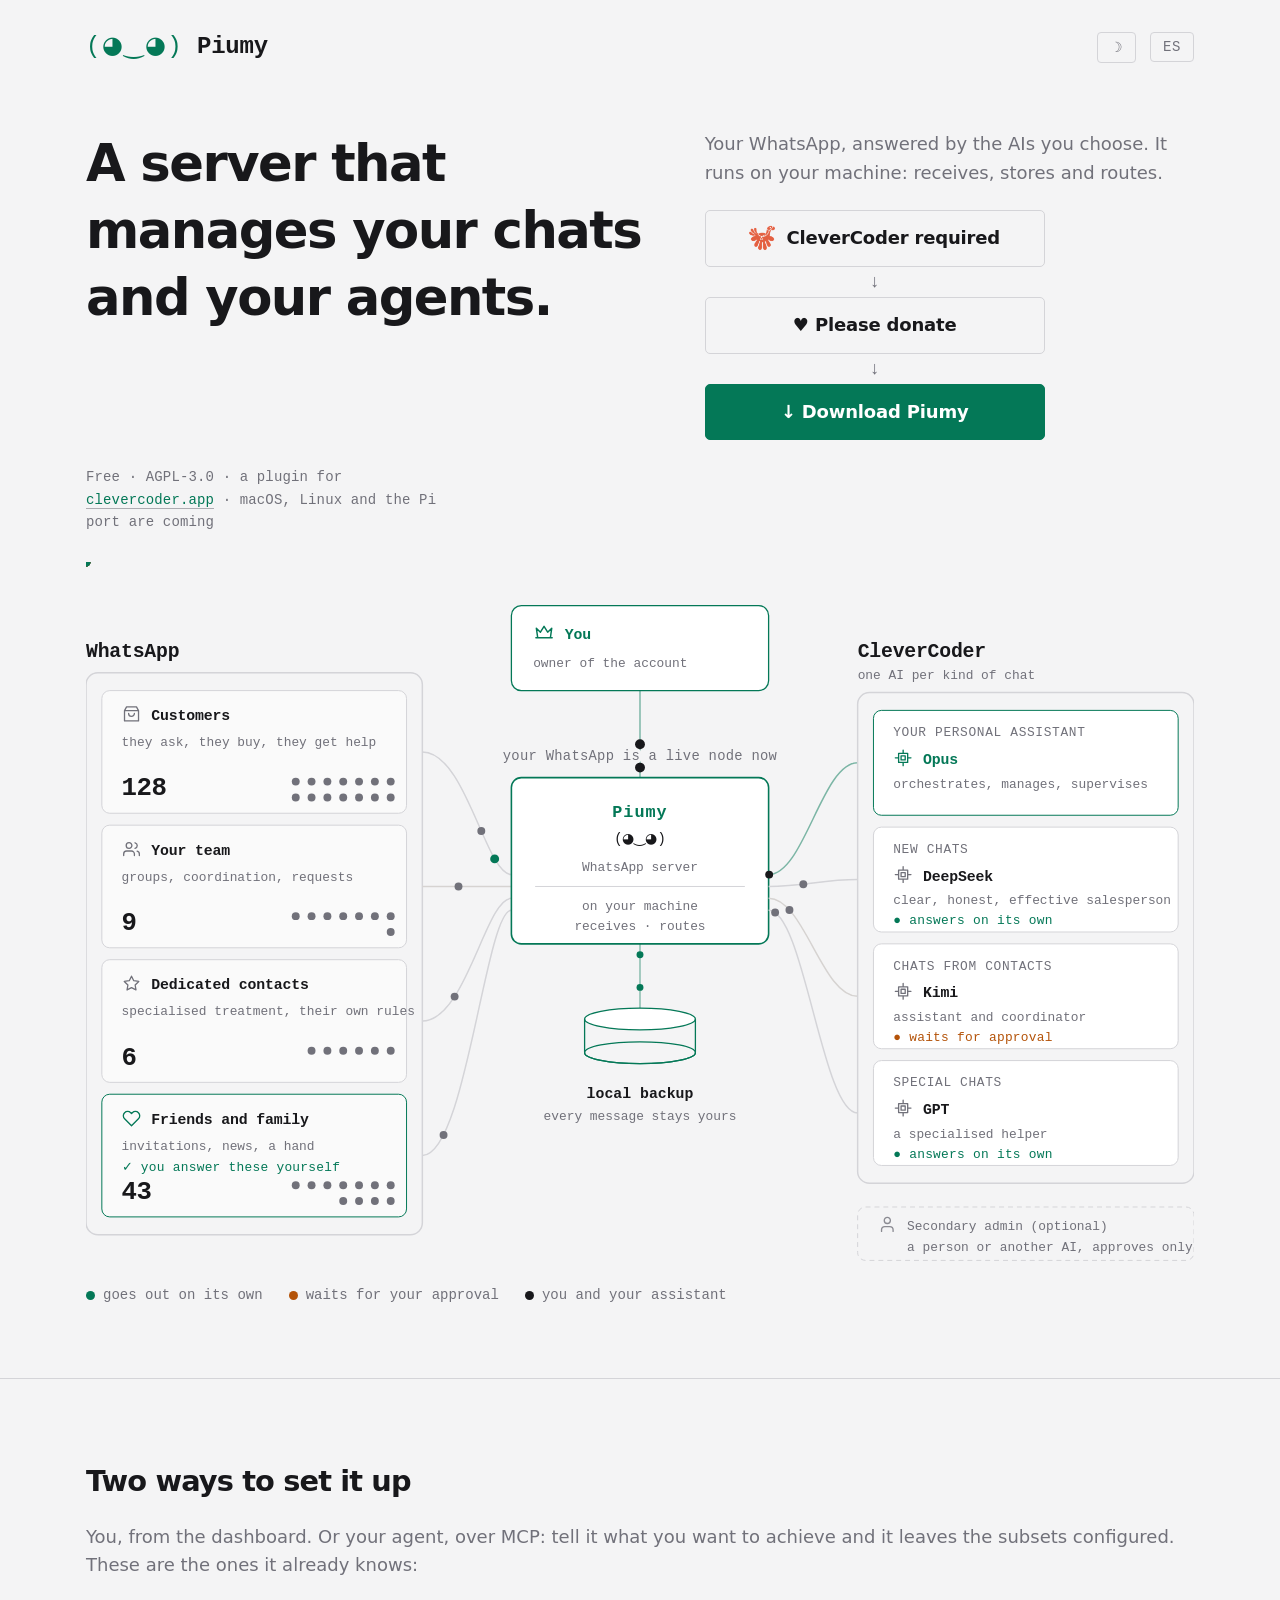
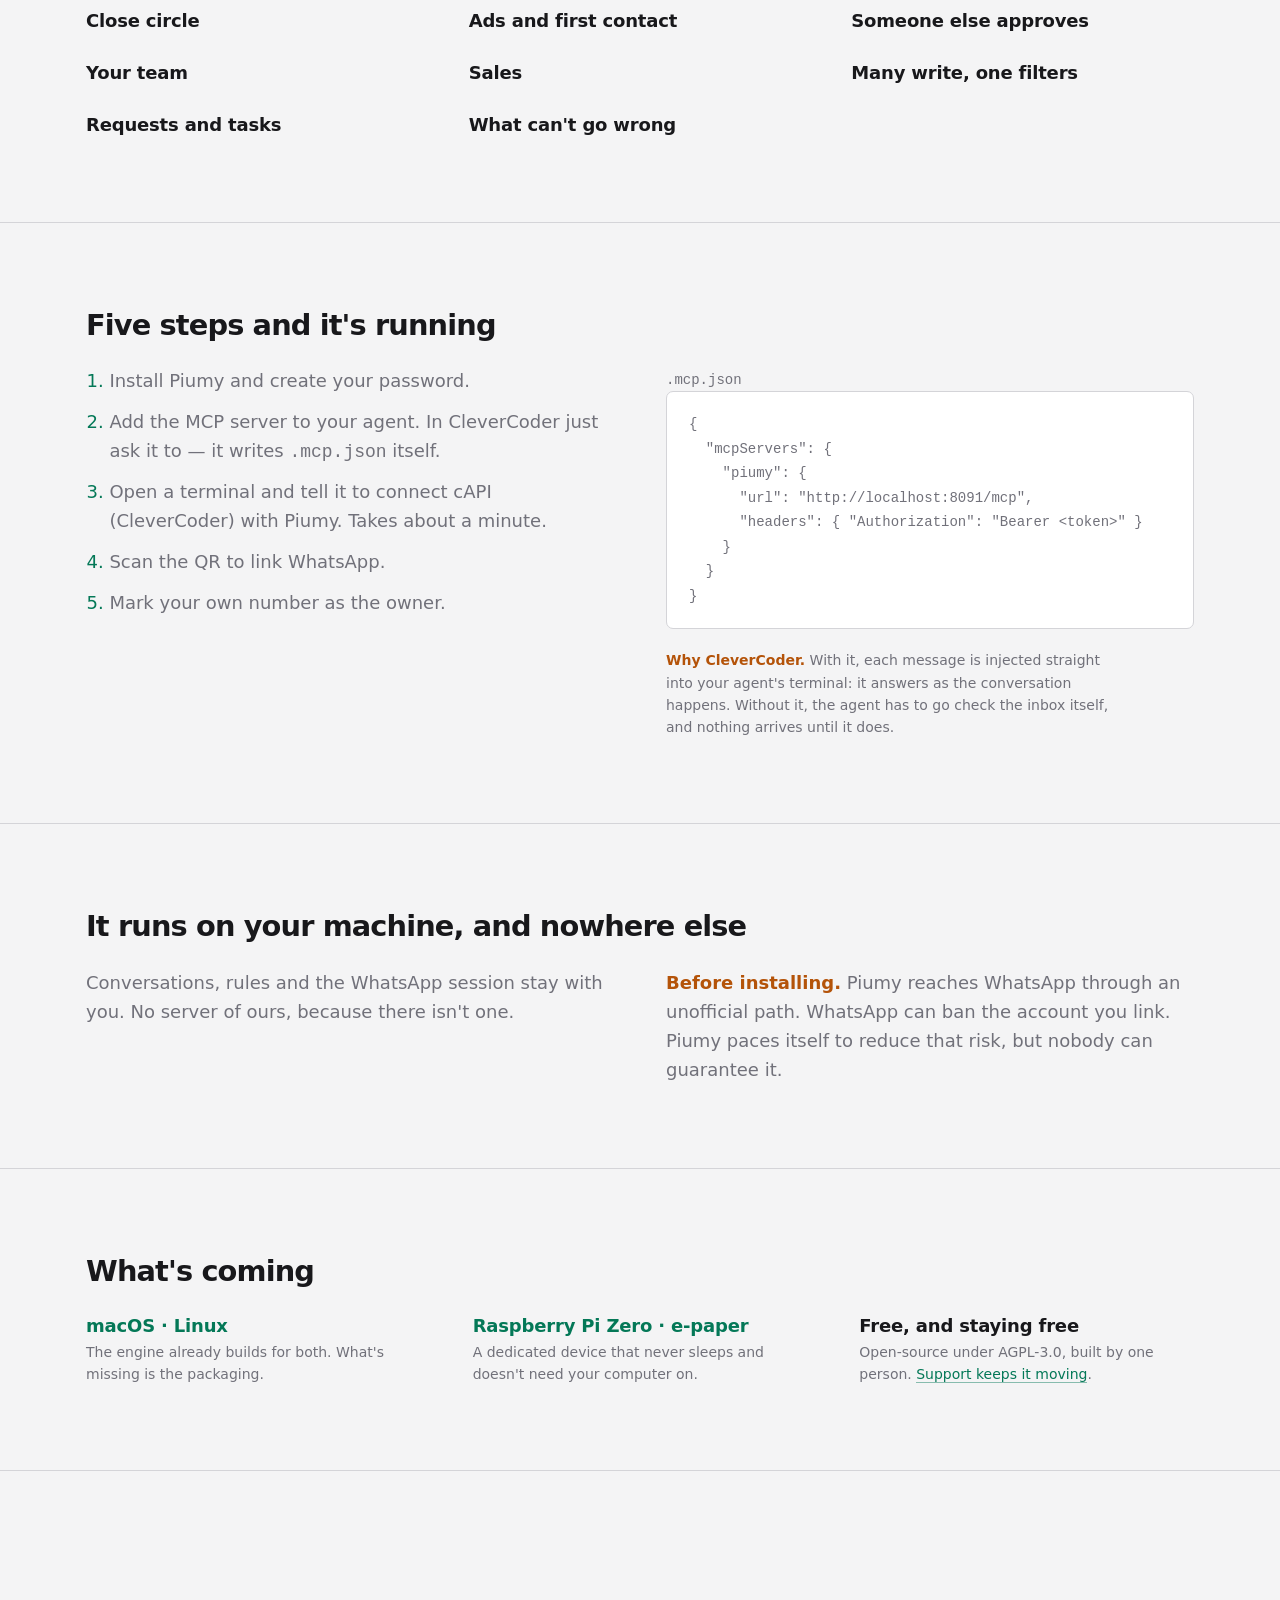
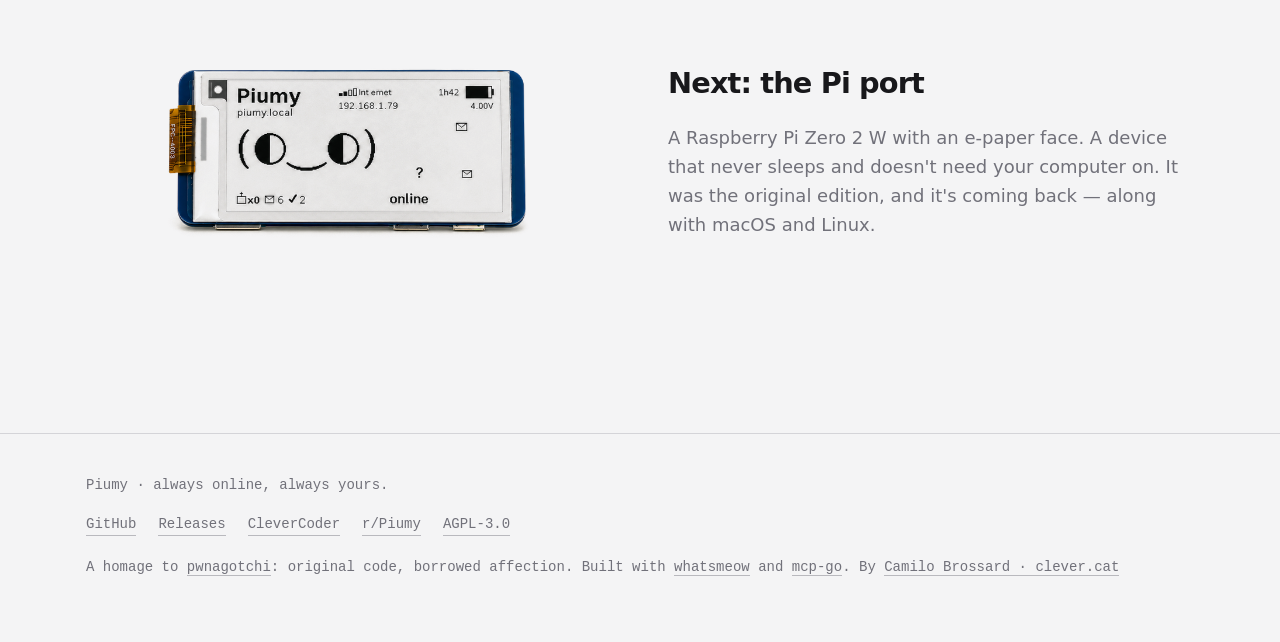
<file: web/index.html>
<!doctype html>
<html lang="en">
<head>
<meta charset="utf-8">
<meta name="viewport" content="width=device-width, initial-scale=1">
<title>Piumy — a server to manage your chats and your agents</title>
<meta name="description" content="A server to manage your chats and your agents: your WhatsApp answered by the AIs you choose, running on your own machine. One installer for Windows. Open-source, AGPL-3.0.">
<meta name="theme-color" content="#080c0a">
<meta property="og:title" content="Piumy — a server to manage your chats and your agents">
<meta property="og:description" content="Your conversations, split into subsets, each answered by the agent you assign. One installer, and it runs on your machine.">
<meta property="og:type" content="website">
<meta property="og:url" content="https://piumy.app">
<link rel="icon" href="img/piumy.ico" sizes="any">
<script>
  (function () {
    var lang, theme;
    try { lang = localStorage.getItem('piumy-lang'); theme = localStorage.getItem('piumy-theme'); } catch (e) {}
    lang = lang || ((navigator.language || 'en').toLowerCase().indexOf('es') === 0 ? 'es' : 'en');
    if (!theme) {
      theme = (window.matchMedia && window.matchMedia('(prefers-color-scheme: light)').matches) ? 'light' : 'dark';
    }
    document.documentElement.lang = lang;
    document.documentElement.className = 'lang-' + lang + ' ' + theme;
  })();
</script>
<style>
  :root{
    /* Tailwind: zinc para los grises, emerald para el acento, amber para el aviso */
    --bg:#09090b;        /* zinc-950 */
    --panel:#18181b;     /* zinc-900 */
    --panel2:#1c1c20;    /* zinc-900/800 */
    --line:#27272a;      /* zinc-800 */
    --ink:#f4f4f5;       /* zinc-100 */
    --dim:#a1a1aa;       /* zinc-400 */
    --green:#34d399;     /* emerald-400 */
    --amber:#fbbf24;     /* amber-400 */
    --wire-hold:#57534e; /* stone-600 */
    --btn-ink:#052e16;   /* green-950 */
    --white:#ffffff;
    --sans:ui-sans-serif,system-ui,-apple-system,"Segoe UI Variable Display","Segoe UI",Avenir,"Helvetica Neue",sans-serif;
    --mono:ui-monospace,"SF Mono",SFMono-Regular,"Cascadia Code","Fira Code",Menlo,Consolas,monospace;
  }
  html.light{
    --bg:#f4f4f5;        /* zinc-100 */
    --panel:#ffffff;
    --panel2:#fafafa;    /* zinc-50 */
    --line:#d4d4d8;      /* zinc-300 */
    --ink:#18181b;       /* zinc-900 */
    --dim:#71717a;       /* zinc-500 */
    --green:#047857;     /* emerald-700 */
    --amber:#b45309;     /* amber-700 */
    --wire-hold:#d6d3d1; /* stone-300 */
    --btn-ink:#ffffff;
    --white:#18181b;
  }
  *{box-sizing:border-box}
  html{-webkit-text-size-adjust:100%}
  body{
    margin:0;background:var(--bg);color:var(--ink);
    font-family:var(--sans);font-size:18px;line-height:1.6;
    -webkit-font-smoothing:antialiased;text-rendering:optimizeLegibility;
  }
  .lang-en .es,.lang-es .en{display:none}
  html.light .dark-only,html.dark .light-only{display:none}
  .wrap{max-width:1180px;margin:0 auto;padding:0 36px}
  h1,h2{margin:0;font-weight:650;letter-spacing:-0.03em;line-height:1.3}
  h1{font-size:clamp(2.1rem,4.4vw,3.2rem)}
  h2{font-size:clamp(1.5rem,2.6vw,1.8rem);margin-bottom:22px}
  p{margin:0 0 16px}
  p:last-child{margin:0}
  a{color:var(--green);text-decoration:none;border-bottom:1px solid color-mix(in srgb, var(--green) 45%, transparent)}
  a:hover{border-bottom-color:var(--green)}
  a:focus-visible,button:focus-visible{outline:2px solid var(--green);outline-offset:3px;border-radius:2px}
  .dim{color:var(--dim)}
  strong{color:var(--white);font-weight:650}
  /* the machine's voice */
  .mono,.meta,.legend,pre,.langsw,.word,.logo,footer{font-family:var(--mono)}

  .top{display:flex;align-items:center;gap:14px;padding:28px 0 0}
  .logo{font-size:24px;color:var(--green);letter-spacing:.06em;line-height:1}
  .word{font-weight:700;font-size:24px;letter-spacing:-0.01em;color:var(--white)}
  .top .sp{flex:1}
  .langsw{
    background:none;border:1px solid var(--line);border-radius:4px;
    padding:6px 12px;font-size:14px;color:var(--dim);cursor:pointer;letter-spacing:.04em;
  }
  .langsw:hover{color:var(--ink);border-color:var(--green)}

  .hero{padding:64px 0 28px;display:grid;grid-template-columns:minmax(0,1.15fr) minmax(0,1fr);gap:26px 56px;align-items:start}
  .hero h1{max-width:none}
  .hero p{color:var(--dim);max-width:44ch;margin:0}
  .cta{display:flex;flex-wrap:wrap;gap:12px;margin-top:22px}
  .btn{
    display:inline-block;padding:13px 24px;border-radius:5px;
    font-family:var(--sans);font-size:18px;font-weight:650;letter-spacing:-0.01em;
    border:1px solid var(--green);background:var(--green);color:var(--btn-ink);cursor:pointer;
  }
  .btn:hover{filter:brightness(1.08)}
  .steps{display:flex;flex-direction:column;align-items:stretch;gap:6px;margin-top:22px;max-width:340px}
  .steps .btn{text-align:center;justify-content:center}
  .arrow{color:var(--dim);text-align:center;font-family:var(--mono);line-height:1}
  .btn.love{background:none;color:var(--ink);border-color:var(--line)}
  .btn.love:hover{border-color:var(--dim)}
  .btn.cc{
    display:inline-flex;align-items:center;gap:11px;
    background:none;color:var(--ink);border-color:var(--line);
  }
  .btn.cc:hover{border-color:var(--dim)}
  .btn.cc img{width:26px;height:26px;display:block}
  .btn.ghost{background:none;color:var(--green)}
  .btn.ghost:hover{background:color-mix(in srgb, var(--green) 12%, transparent)}
  .meta{font-size:14px;color:var(--dim);margin-top:20px;letter-spacing:.01em}
  .meta a{border-bottom-color:color-mix(in srgb, var(--dim) 55%, transparent)}

  .stage{padding:0 0 72px}
  .stage svg{width:100%;height:auto;display:block}
  .legend{display:flex;flex-wrap:wrap;gap:26px;font-size:14px;color:var(--dim);margin-top:8px}
  .legend i{width:9px;height:9px;border-radius:50%;display:inline-block;margin-right:8px;vertical-align:middle}
  .legend .go{background:var(--green)}
  .legend .hold{background:var(--amber)}
  .legend .you{background:var(--white)}

  section{padding:84px 0;border-top:1px solid var(--line)}
  .cols{display:grid;grid-template-columns:repeat(auto-fit,minmax(270px,1fr));gap:34px 52px;align-items:start}
  .cols.four{grid-template-columns:repeat(auto-fit,minmax(200px,1fr));gap:26px 40px}
  .cols h3{margin:0;font-size:18px;color:var(--white);font-weight:650;line-height:1.45;letter-spacing:-0.01em}
  .cols p{color:var(--dim);font-size:14px;margin:2px 0 0}
  .cols h3.soon{color:var(--green)}
  #truth .cols p,#truth .note{font-size:18px}
  .item+.item{margin-top:26px}
  .cols>.item+.item{margin-top:0}

  ol{padding-left:1.3em;margin:0;color:var(--dim)}
  ol li{margin-bottom:12px;max-width:46ch}
  ol li::marker{color:var(--green)}
  pre{
    background:var(--panel);border:1px solid var(--line);border-radius:7px;
    padding:20px 22px;overflow-x:auto;font-size:14px;line-height:1.75;margin:0;color:var(--dim);
  }
  .note{max-width:52ch;color:var(--dim)}
  .filename{font-family:var(--mono);font-size:14px;color:var(--dim);margin:0 0 8px}
  .note strong{color:var(--amber);font-weight:650}

  .pisplit{display:grid;grid-template-columns:minmax(0,1fr) minmax(0,1fr);gap:56px;align-items:center}
  .pisplit img{width:100%;height:auto;border-radius:10px;display:block}

  footer{border-top:1px solid var(--line);padding:40px 0 64px;color:var(--dim);font-size:14px}
  footer a{color:var(--dim);border-bottom-color:color-mix(in srgb, var(--dim) 45%, transparent)}
  footer a:hover{color:var(--green)}
  .flinks{display:flex;flex-wrap:wrap;gap:22px;margin:14px 0 20px}

  /* diagram */
  .d-univ{fill:none;stroke:var(--line);stroke-width:1.5}
  .d-set{fill:var(--panel2);stroke:var(--line);stroke-width:1}
  .d-set.mine{stroke:var(--green)}
  .d-core{fill:var(--panel);stroke:var(--green);stroke-width:1.6}
  .d-core.mine{stroke-width:1.3}
  .d-agent{fill:var(--panel);stroke:var(--line);stroke-width:1}
  .d-agent.mine{stroke:var(--green)}
  .d-agent.dash{stroke:var(--line);stroke-dasharray:5 4;fill:none}
  .wire{fill:none;stroke:var(--line);stroke-width:1.5}
  .wire.hold{stroke:var(--wire-hold)}
  .wire.mine{stroke:color-mix(in srgb, var(--green) 50%, transparent)}
  svg text{font-family:var(--mono)}
  .ico{fill:none;stroke:var(--dim);stroke-width:1.6;stroke-linecap:round;stroke-linejoin:round}
  .ico.mine{stroke:var(--green)}
  .ico.dim{stroke:var(--dim);opacity:.8}
  .t-univ{font-size:20px;fill:var(--white);letter-spacing:-0.01em;font-weight:700}
  .t-set{font-size:15px;fill:var(--white);font-weight:700;letter-spacing:-0.01em}
  .t-sub{font-size:13px;fill:var(--dim)}
  .t-sub.hold{fill:var(--amber)}
  .t-core{font-size:17px;fill:var(--green);font-weight:700;letter-spacing:.06em}
  .t-face{font-size:14px;fill:var(--ink)}
  .t-mine{fill:var(--green)}
  .chat{fill:var(--dim)}
  .chat.mine{fill:var(--green)}
  .t-count{font-size:26px;fill:var(--ink);font-weight:700;letter-spacing:-0.02em}
  .t-tag{font-size:13px;letter-spacing:.02em}
  .t-tag.go{fill:var(--green)}
  .t-tag.hold{fill:var(--amber)}
  .t-tag.you{fill:var(--green)}
  .d-rule{stroke:var(--line);stroke-width:1}
  .t-node{font-size:14px;fill:var(--dim);letter-spacing:.02em;paint-order:stroke;stroke:var(--bg);stroke-width:7px;stroke-linejoin:round}
  .t-kind{font-size:13px;fill:var(--dim);letter-spacing:.05em}
  .t-store{font-size:15px;fill:var(--ink);font-weight:700}
  .cord{stroke:var(--green);stroke-width:1.5;fill:none;opacity:.45}
  .drop{fill:var(--green)}
  .store{fill:none;stroke:var(--green);stroke-width:1.3}
  .store ellipse{fill:var(--panel)}
  .store .hollow{fill:none}
  .msg.in{fill:var(--dim)}
  .msg.go{fill:var(--green)}
  .msg.hold{fill:var(--amber)}
  .msg.you{fill:var(--white)}

  @media (max-width:900px){
    .hero{grid-template-columns:1fr;gap:18px;align-items:start}
  }
  @media (max-width:820px){
    .stage{overflow-x:auto;-webkit-overflow-scrolling:touch}
    .stage svg{min-width:860px}
    .wrap{padding:0 22px}
    .hero{padding:52px 0 30px}
    section{padding:58px 0}
    .pisplit{grid-template-columns:1fr;gap:30px}
  }
  @media (prefers-reduced-motion:reduce){ .msg,.drop{display:none} }
</style>
</head>
<body>

<div class="wrap">

  <div class="top">
    <span class="logo" id="face">(◕‿◕)</span>
    <span class="word">Piumy</span>
    <span class="sp"></span>
    <button class="langsw" id="themesw" type="button" aria-label="theme"><span class="dark-only">&#9788;</span><span class="light-only">&#9789;</span></button>
    <button class="langsw" id="langsw" type="button"><span class="en">ES</span><span class="es">EN</span></button>
  </div>

  <div class="hero">
    <h1>
      <span class="en">A server that manages your chats and your agents.</span>
      <span class="es">Servidor de administración de chats y agentes.</span>
    </h1>
    <div>
    <p>
      <span class="en">Your WhatsApp, answered by the AIs you choose. It runs on your machine: receives, stores and routes.</span>
      <span class="es">Tu WhatsApp, atendido por las IAs que elijas. Corre en tu máquina: recibe, guarda y reparte.</span>
    </p>
    <div class="steps">
      <a class="btn cc" href="https://clevercoder.app">
        <img src="img/clevercoder.png" alt="" width="26" height="26">
        <span class="en">CleverCoder required</span><span class="es">Requisito: CleverCoder</span>
      </a>
      <span class="arrow" aria-hidden="true">&#8595;</span>
      <a class="btn love" href="https://clevercat.lemonsqueezy.com/checkout/buy/3e2ebe37-5116-4e2a-9400-2246c1199c8d">
        <span class="en">&#9829; Please donate</span><span class="es">&#9829; Por favor, dona</span>
      </a>
      <span class="arrow" aria-hidden="true">&#8595;</span>
      <a class="btn" href="download/">
        <span class="en">&#8595; Download Piumy</span><span class="es">&#8595; Descargar Piumy</span>
      </a>
    </div>
    </div>
    <p class="meta" style="grid-column:1/-1">
      <span class="en">Free · AGPL-3.0 · a plugin for <a href="https://clevercoder.app">clevercoder.app</a> · macOS, Linux and the Pi port are coming</span>
      <span class="es">Gratis · AGPL-3.0 · un complemento de <a href="https://clevercoder.app">clevercoder.app</a> · macOS, Linux y la versión Pi vienen en camino</span>
    </p>
  </div>

  <div class="stage">
    <svg viewBox="0 0 1120 722" role="img" aria-labelledby="dt dd">
      <title id="dt"><tspan class="en">How Piumy routes your conversations</tspan><tspan class="es">C&#243;mo Piumy reparte tus conversaciones</tspan></title>
      <desc id="dd"><tspan class="en">On the left, WhatsApp split into subsets: customers, your team, dedicated contacts, friends and family. In the middle, Piumy, a server on your machine that receives, routes and keeps a local backup. On the right, inside CleverCoder, one AI per kind of chat. Outside it, an optional secondary admin who can only approve.</tspan><tspan class="es">A la izquierda, WhatsApp dividido en subconjuntos: clientes, tu equipo, contactos dedicados, amigos y familia. Al medio, Piumy, un servidor en tu m&#225;quina que recibe, reparte y guarda un respaldo local. A la derecha, dentro de CleverCoder, una IA por tipo de chat. Fuera de &#233;l, un administrador secundario opcional que solo puede aprobar.</tspan></desc>
      <defs>
        <symbol id="i-bag" viewBox="0 0 24 24"><path d="M6 3 3.5 7.5V20h17V7.5L18 3H6Z M3.5 7.5h17 M15.5 11a3.5 3.5 0 0 1-7 0"/></symbol>
        <symbol id="i-users" viewBox="0 0 24 24"><path d="M15.5 20v-1.8a3.6 3.6 0 0 0-3.6-3.6H6.1A3.6 3.6 0 0 0 2.5 18.2V20 M9 11.4a3.45 3.45 0 1 0 0-6.9 3.45 3.45 0 0 0 0 6.9 M21.5 20v-1.8a3.6 3.6 0 0 0-2.7-3.5 M16.3 4.6a3.45 3.45 0 0 1 0 6.7"/></symbol>
        <symbol id="i-star" viewBox="0 0 24 24"><path d="M12 3.2l2.7 5.5 6.1.9-4.4 4.3 1 6-5.4-2.9-5.4 2.9 1-6L3.2 9.6l6.1-.9L12 3.2Z"/></symbol>
        <symbol id="i-heart" viewBox="0 0 24 24"><path d="M20.4 5.6a5.2 5.2 0 0 0-7.4 0L12 6.6l-1-1a5.2 5.2 0 1 0-7.4 7.4l8.4 8.4 8.4-8.4a5.2 5.2 0 0 0 0-7.4Z"/></symbol>
        <symbol id="i-crown" viewBox="0 0 24 24"><path d="M3 18h18 M3.5 7.5 8 12l4-6.5 4 6.5 4.5-4.5L19 18H5L3.5 7.5Z"/></symbol>
        <symbol id="i-user" viewBox="0 0 24 24"><path d="M19 20v-1.9a4 4 0 0 0-4-4H9a4 4 0 0 0-4 4V20 M12 10.4a3.7 3.7 0 1 0 0-7.4 3.7 3.7 0 0 0 0 7.4"/></symbol>
        <symbol id="i-cpu" viewBox="0 0 24 24"><path d="M6.5 6.5h11v11h-11z M9.5 9.5h5v5h-5z M12 2.5v4 M12 17.5v4 M2.5 12h4 M17.5 12h4"/></symbol>
        <path id="w1" d="M340 192 C 384 192, 404 316, 430 316"/>
        <path id="w2" d="M340 328 C 384 328, 404 328, 430 328"/>
        <path id="w3" d="M340 464 C 384 464, 404 340, 430 340"/>
        <path id="w4" d="M340 600 C 384 600, 404 352, 430 352"/>
        <path id="x1" d="M690 316 C 726 316, 744 203, 780 203"/>
        <path id="x2" d="M690 328 C 726 328, 744 321, 780 321"/>
        <path id="x3" d="M690 340 C 726 340, 744 439, 780 439"/>
        <path id="x4" d="M690 352 C 726 352, 744 557, 780 557"/>
        <path id="cord" d="M560 386 L 560 452"/>
        <path id="up" d="M560 130 L 560 218"/>
      </defs>
      <rect class="d-core mine" x="430" y="44" width="260" height="86" rx="10"/>
      <use class="ico mine" href="#i-crown" x="452" y="60" width="22" height="22"/>
      <text class="t-set t-mine" x="484" y="78"><tspan class="en">You</tspan><tspan class="es">T&#250;</tspan></text>
      <text class="t-sub" x="452" y="106"><tspan class="en">owner of the account</tspan><tspan class="es">due&#241;o de la cuenta</tspan></text>
      <line class="wire mine" x1="560" y1="130" x2="560" y2="218"/>
      <text class="t-node" x="560" y="200" text-anchor="middle"><tspan class="en">your WhatsApp is a live node now</tspan><tspan class="es">tu WhatsApp ahora es un nodo activo</tspan></text>
      <text class="t-univ" x="0" y="96">WhatsApp</text>
      <rect class="d-univ" x="0" y="112" width="340" height="568" rx="12"/>
      <g>
        <rect class="d-set" x="16" y="130" width="308" height="124" rx="8"/>
        <use class="ico" href="#i-bag" x="36" y="144" width="20" height="20"/>
        <text class="t-set" x="66" y="160"><tspan class="en">Customers</tspan><tspan class="es">Clientes</tspan></text>
        <text class="t-sub" x="36" y="186"><tspan class="en">they ask, they buy, they get help</tspan><tspan class="es">preguntan, compran, son asistidos</tspan></text>
        <text class="t-count" x="36" y="236">128</text>
        <g class="chat">
          <circle cx="308" cy="222" r="4"/>
          <circle cx="292" cy="222" r="4"/>
          <circle cx="276" cy="222" r="4"/>
          <circle cx="260" cy="222" r="4"/>
          <circle cx="244" cy="222" r="4"/>
          <circle cx="228" cy="222" r="4"/>
          <circle cx="212" cy="222" r="4"/>
          <circle cx="308" cy="238" r="4"/>
          <circle cx="292" cy="238" r="4"/>
          <circle cx="276" cy="238" r="4"/>
          <circle cx="260" cy="238" r="4"/>
          <circle cx="244" cy="238" r="4"/>
          <circle cx="228" cy="238" r="4"/>
          <circle cx="212" cy="238" r="4"/>
        </g>
      </g>
      <g>
        <rect class="d-set" x="16" y="266" width="308" height="124" rx="8"/>
        <use class="ico" href="#i-users" x="36" y="280" width="20" height="20"/>
        <text class="t-set" x="66" y="296"><tspan class="en">Your team</tspan><tspan class="es">Tu equipo</tspan></text>
        <text class="t-sub" x="36" y="322"><tspan class="en">groups, coordination, requests</tspan><tspan class="es">grupos, coordinaci&#243;n, solicitudes</tspan></text>
        <text class="t-count" x="36" y="372">9</text>
        <g class="chat">
          <circle cx="308" cy="358" r="4"/>
          <circle cx="292" cy="358" r="4"/>
          <circle cx="276" cy="358" r="4"/>
          <circle cx="260" cy="358" r="4"/>
          <circle cx="244" cy="358" r="4"/>
          <circle cx="228" cy="358" r="4"/>
          <circle cx="212" cy="358" r="4"/>
          <circle cx="308" cy="374" r="4"/>
        </g>
      </g>
      <g>
        <rect class="d-set" x="16" y="402" width="308" height="124" rx="8"/>
        <use class="ico" href="#i-star" x="36" y="416" width="20" height="20"/>
        <text class="t-set" x="66" y="432"><tspan class="en">Dedicated contacts</tspan><tspan class="es">Contactos dedicados</tspan></text>
        <text class="t-sub" x="36" y="458"><tspan class="en">specialised treatment, their own rules</tspan><tspan class="es">trato especializado, reglas propias</tspan></text>
        <text class="t-count" x="36" y="508">6</text>
        <g class="chat">
          <circle cx="308" cy="494" r="4"/>
          <circle cx="292" cy="494" r="4"/>
          <circle cx="276" cy="494" r="4"/>
          <circle cx="260" cy="494" r="4"/>
          <circle cx="244" cy="494" r="4"/>
          <circle cx="228" cy="494" r="4"/>
        </g>
      </g>
      <g>
        <rect class="d-set mine" x="16" y="538" width="308" height="124" rx="8"/>
        <use class="ico mine" href="#i-heart" x="36" y="552" width="20" height="20"/>
        <text class="t-set" x="66" y="568"><tspan class="en">Friends and family</tspan><tspan class="es">Amigos y familia</tspan></text>
        <text class="t-sub" x="36" y="594"><tspan class="en">invitations, news, a hand</tspan><tspan class="es">invitaciones, noticias, asistencia</tspan></text>
        <text class="t-tag you" x="36" y="616"><tspan class="en">&#10003; you answer these yourself</tspan><tspan class="es">&#10003; a estos los atiendes t&#250;</tspan></text>
        <text class="t-count" x="36" y="644">43</text>
        <g class="chat">
          <circle cx="308" cy="630" r="4"/>
          <circle cx="292" cy="630" r="4"/>
          <circle cx="276" cy="630" r="4"/>
          <circle cx="260" cy="630" r="4"/>
          <circle cx="244" cy="630" r="4"/>
          <circle cx="228" cy="630" r="4"/>
          <circle cx="212" cy="630" r="4"/>
          <circle cx="308" cy="646" r="4"/>
          <circle cx="292" cy="646" r="4"/>
          <circle cx="276" cy="646" r="4"/>
          <circle cx="260" cy="646" r="4"/>
        </g>
      </g>
      <g class="wire"><use href="#w1"/><use href="#w3"/><use href="#w4"/></g>
      <g class="wire hold"><use href="#w2"/></g>
      <rect class="d-core" x="430" y="218" width="260" height="168" rx="10"/>
      <text class="t-core" x="560" y="258" text-anchor="middle">Piumy</text>
      <text class="t-face" x="560" y="284" text-anchor="middle">(&#9685;&#8255;&#9685;)</text>
      <text class="t-sub" x="560" y="312" text-anchor="middle"><tspan class="en">WhatsApp server</tspan><tspan class="es">servidor de WhatsApp</tspan></text>
      <line class="d-rule" x1="454" y1="328" x2="666" y2="328"/>
      <text class="t-sub" x="560" y="352" text-anchor="middle"><tspan class="en">on your machine</tspan><tspan class="es">en tu m&#225;quina</tspan></text>
      <text class="t-sub" x="560" y="372" text-anchor="middle"><tspan class="en">receives &#183; routes</tspan><tspan class="es">recibe &#183; reparte</tspan></text>
      <path class="cord" d="M560 386 L 560 452"/>
      <circle class="drop" r="3.5"><animateMotion dur="1.9s" repeatCount="indefinite"><mpath href="#cord"/></animateMotion></circle>
      <circle class="drop" r="3.5"><animateMotion dur="1.9s" repeatCount="indefinite" begin="0.95s"><mpath href="#cord"/></animateMotion></circle>
      <g class="store"><ellipse cx="560" cy="462" rx="56" ry="11"/><path d="M504 462 v34 a56 11 0 0 0 112 0 v-34"/><ellipse cx="560" cy="496" rx="56" ry="11" class="hollow"/></g>
      <text class="t-store" x="560" y="542" text-anchor="middle"><tspan class="en">local backup</tspan><tspan class="es">respaldo local</tspan></text>
      <text class="t-sub" x="560" y="564" text-anchor="middle"><tspan class="en">every message stays yours</tspan><tspan class="es">cada mensaje sigue siendo tuyo</tspan></text>
      <g class="wire"><use href="#x2"/><use href="#x4"/></g>
      <g class="wire hold"><use href="#x3"/></g>
      <g class="wire mine"><use href="#x1"/></g>
      <text class="t-univ" x="780" y="96">CleverCoder</text>
      <text class="t-sub" x="780" y="118"><tspan class="en">one AI per kind of chat</tspan><tspan class="es">una IA por tipo de chat</tspan></text>
      <rect class="d-univ" x="780" y="132" width="340" height="496" rx="12"/>
      <g>
        <rect class="d-agent mine" x="796" y="150" width="308" height="106" rx="8"/>
        <text class="t-kind" x="816" y="176"><tspan class="en">YOUR PERSONAL ASSISTANT</tspan><tspan class="es">TU ASISTENTE PERSONAL</tspan></text>
        <use class="ico mine" href="#i-cpu" x="816" y="188" width="20" height="20"/>
        <text class="t-set t-mine" x="846" y="204">Opus</text>
        <text class="t-sub" x="816" y="228"><tspan class="en">orchestrates, manages, supervises</tspan><tspan class="es">orquesta, gestiona y supervisa</tspan></text>
      </g>
      <g>
        <rect class="d-agent" x="796" y="268" width="308" height="106" rx="8"/>
        <text class="t-kind" x="816" y="294"><tspan class="en">NEW CHATS</tspan><tspan class="es">CHATS NUEVOS</tspan></text>
        <use class="ico" href="#i-cpu" x="816" y="306" width="20" height="20"/>
        <text class="t-set" x="846" y="322">DeepSeek</text>
        <text class="t-sub" x="816" y="346"><tspan class="en">clear, honest, effective salesperson</tspan><tspan class="es">vendedor claro, honesto, eficaz</tspan></text>
        <text class="t-tag go" x="816" y="366"><tspan class="en">&#9679; answers on its own</tspan><tspan class="es">&#9679; responde solo</tspan></text>
      </g>
      <g>
        <rect class="d-agent" x="796" y="386" width="308" height="106" rx="8"/>
        <text class="t-kind" x="816" y="412"><tspan class="en">CHATS FROM CONTACTS</tspan><tspan class="es">CHATS DE CONTACTOS</tspan></text>
        <use class="ico" href="#i-cpu" x="816" y="424" width="20" height="20"/>
        <text class="t-set" x="846" y="440">Kimi</text>
        <text class="t-sub" x="816" y="464"><tspan class="en">assistant and coordinator</tspan><tspan class="es">asistente y coordinador</tspan></text>
        <text class="t-tag hold" x="816" y="484"><tspan class="en">&#9679; waits for approval</tspan><tspan class="es">&#9679; espera aprobaci&#243;n</tspan></text>
      </g>
      <g>
        <rect class="d-agent" x="796" y="504" width="308" height="106" rx="8"/>
        <text class="t-kind" x="816" y="530"><tspan class="en">SPECIAL CHATS</tspan><tspan class="es">CHATS ESPECIALES</tspan></text>
        <use class="ico" href="#i-cpu" x="816" y="542" width="20" height="20"/>
        <text class="t-set" x="846" y="558">GPT</text>
        <text class="t-sub" x="816" y="582"><tspan class="en">a specialised helper</tspan><tspan class="es">ayudante especializado</tspan></text>
        <text class="t-tag go" x="816" y="602"><tspan class="en">&#9679; answers on its own</tspan><tspan class="es">&#9679; responde solo</tspan></text>
      </g>
      <g>
        <rect class="d-agent dash" x="780" y="652" width="340" height="54" rx="8"/>
        <use class="ico dim" href="#i-user" x="800" y="660" width="20" height="20"/>
        <text class="t-sub" x="830" y="675"><tspan class="en">Secondary admin (optional)</tspan><tspan class="es">Administrador secundario (opcional)</tspan></text>
        <text class="t-sub" x="830" y="696"><tspan class="en">a person or another AI, approves only</tspan><tspan class="es">una persona u otra IA, solo aprueba</tspan></text>
      </g>
      <g>
        <circle class="msg you" r="5"><animateMotion dur="3.6s" repeatCount="indefinite"><mpath href="#up"/></animateMotion></circle>
        <circle class="msg you" r="5"><animateMotion dur="3.6s" repeatCount="indefinite" begin="1.8s" keyPoints="1;0" keyTimes="0;1" calcMode="linear"><mpath href="#up"/></animateMotion></circle>
        <circle class="msg in" r="4"><animateMotion dur="3.4s" repeatCount="indefinite" begin="0.0s"><mpath href="#w1"/></animateMotion></circle>
        <circle class="msg go" r="4.5"><animateMotion dur="3.4s" repeatCount="indefinite" begin="1.7s" keyPoints="1;0" keyTimes="0;1" calcMode="linear"><mpath href="#w1"/></animateMotion></circle>
        <circle class="msg in" r="4"><animateMotion dur="4.0s" repeatCount="indefinite" begin="0.6s"><mpath href="#w2"/></animateMotion></circle>
        <circle class="msg hold" r="4.5"><animateMotion dur="4.0s" repeatCount="indefinite" begin="2.6s" keyPoints="1;0" keyTimes="0;1" calcMode="linear"><mpath href="#w2"/></animateMotion></circle>
        <circle class="msg in" r="4"><animateMotion dur="3.8s" repeatCount="indefinite" begin="1.2s"><mpath href="#w3"/></animateMotion></circle>
        <circle class="msg go" r="4.5"><animateMotion dur="3.8s" repeatCount="indefinite" begin="3.1s" keyPoints="1;0" keyTimes="0;1" calcMode="linear"><mpath href="#w3"/></animateMotion></circle>
        <circle class="msg in" r="4"><animateMotion dur="3.6s" repeatCount="indefinite" begin="1.8s"><mpath href="#w4"/></animateMotion></circle>
        <circle class="msg go" r="4.5"><animateMotion dur="3.6s" repeatCount="indefinite" begin="3.6s" keyPoints="1;0" keyTimes="0;1" calcMode="linear"><mpath href="#w4"/></animateMotion></circle>
        <circle class="msg you" r="4"><animateMotion dur="4.4s" repeatCount="indefinite" begin="2.2s"><mpath href="#x1"/></animateMotion></circle>
        <circle class="msg you" r="4.5"><animateMotion dur="4.4s" repeatCount="indefinite" begin="4.4s" keyPoints="1;0" keyTimes="0;1" calcMode="linear"><mpath href="#x1"/></animateMotion></circle>
        <circle class="msg in" r="4"><animateMotion dur="3.4s" repeatCount="indefinite" begin="0.9s"><mpath href="#x2"/></animateMotion></circle>
        <circle class="msg go" r="4.5"><animateMotion dur="3.4s" repeatCount="indefinite" begin="2.6s" keyPoints="1;0" keyTimes="0;1" calcMode="linear"><mpath href="#x2"/></animateMotion></circle>
        <circle class="msg in" r="4"><animateMotion dur="4.0s" repeatCount="indefinite" begin="1.5s"><mpath href="#x3"/></animateMotion></circle>
        <circle class="msg hold" r="4.5"><animateMotion dur="4.0s" repeatCount="indefinite" begin="3.5s" keyPoints="1;0" keyTimes="0;1" calcMode="linear"><mpath href="#x3"/></animateMotion></circle>
        <circle class="msg in" r="4"><animateMotion dur="3.8s" repeatCount="indefinite" begin="2.1s"><mpath href="#x4"/></animateMotion></circle>
        <circle class="msg go" r="4.5"><animateMotion dur="3.8s" repeatCount="indefinite" begin="4.0s" keyPoints="1;0" keyTimes="0;1" calcMode="linear"><mpath href="#x4"/></animateMotion></circle>
      </g>
    </svg>

    <div class="legend">
      <span><i class="go"></i><span class="en">goes out on its own</span><span class="es">sale solo</span></span>
      <span><i class="hold"></i><span class="en">waits for your approval</span><span class="es">espera tu aprobación</span></span>
      <span><i class="you"></i><span class="en">you and your assistant</span><span class="es">tú y tu asistente</span></span>
    </div>
  </div>

</div>

<section id="sets">
  <div class="wrap">
    <h2>
      <span class="en">Two ways to set it up</span>
      <span class="es">Se configura por los dos lados</span>
    </h2>
    <p class="dim narrow">
      <span class="en">You, from the dashboard. Or your agent, over MCP: tell it what you want to achieve and it leaves the subsets configured. These are the ones it already knows:</span>
      <span class="es">Tú, desde el tablero. O tu agente, por MCP: le dices qué quieres lograr y deja los subconjuntos configurados. Estos son los que ya conoce:</span>
    </p>
    <div class="cols four" style="margin-top:28px">
      <div>
        <div class="item"><h3><span class="en">Close circle</span><span class="es">Círculo cercano</span></h3></div>
        <div class="item"><h3><span class="en">Your team</span><span class="es">Tu equipo</span></h3></div>
        <div class="item"><h3><span class="en">Requests and tasks</span><span class="es">Pedidos y tareas</span></h3></div>
      </div>
      <div>
        <div class="item"><h3><span class="en">Ads and first contact</span><span class="es">Publicidad y primer contacto</span></h3></div>
        <div class="item"><h3><span class="en">Sales</span><span class="es">Ventas</span></h3></div>
        <div class="item"><h3><span class="en">What can't go wrong</span><span class="es">Lo que no puede salir mal</span></h3></div>
      </div>
      <div>
        <div class="item"><h3><span class="en">Someone else approves</span><span class="es">Que apruebe otra persona</span></h3></div>
        <div class="item"><h3><span class="en">Many write, one filters</span><span class="es">Muchos escriben, uno filtra</span></h3></div>
      </div>
    </div>
  </div>
</section>

<section id="install">
  <div class="wrap">
    <h2><span class="en">Five steps and it's running</span><span class="es">Cinco pasos y está funcionando</span></h2>
    <div class="cols">
      <div>
        <ol class="en">
          <li>Install Piumy and create your password.</li>
          <li>Add the MCP server to your agent. In CleverCoder just ask it to &mdash; it writes <code>.mcp.json</code> itself.</li>
          <li>Open a terminal and tell it to connect cAPI (CleverCoder) with Piumy. Takes about a minute.</li>
          <li>Scan the QR to link WhatsApp.</li>
          <li>Mark your own number as the owner.</li>
        </ol>
        <ol class="es">
          <li>Instala Piumy y crea tu contraseña.</li>
          <li>Agrega el servidor MCP a tu agente. En CleverCoder basta con pedírselo: escribe él mismo el <code>.mcp.json</code>.</li>
          <li>Abre un terminal y dile que conecte cAPI (CleverCoder) con Piumy. Toma cerca de un minuto.</li>
          <li>Activa el QR para vincular WhatsApp.</li>
          <li>Marca tu propio número como dueño.</li>
        </ol>
      </div>
      <div>
        <p class="filename">.mcp.json</p>
<pre>{
  "mcpServers": {
    "piumy": {
      "url": "http://localhost:8091/mcp",
      "headers": { "Authorization": "Bearer &lt;token&gt;" }
    }
  }
}</pre>
        <p class="note" style="margin-top:20px">
          <span class="en"><strong>Why CleverCoder.</strong> With it, each message is injected straight into your agent's terminal: it answers as the conversation happens. Without it, the agent has to go check the inbox itself, and nothing arrives until it does.</span>
          <span class="es"><strong>Por qué CleverCoder.</strong> Con él, cada mensaje se inyecta directo en el terminal de tu agente: responde mientras la conversación pasa. Sin él, el agente tiene que ir a revisar la bandeja por su cuenta, y no le llega nada hasta que lo haga.</span>
        </p>
      </div>
    </div>
  </div>
</section>

<section id="truth">
  <div class="wrap">
    <h2><span class="en">It runs on your machine, and nowhere else</span><span class="es">Corre en tu máquina, y en ningún otro lado</span></h2>
    <div class="cols">
      <div><p class="dim"><span class="en">Conversations, rules and the WhatsApp session stay with you. No server of ours, because there isn't one.</span><span class="es">Conversaciones, reglas y la sesión de WhatsApp se quedan contigo. Ningún servidor nuestro, porque no existe.</span></p></div>
      <div><p class="note"><span class="en"><strong>Before installing.</strong> Piumy reaches WhatsApp through an unofficial path. WhatsApp can ban the account you link. Piumy paces itself to reduce that risk, but nobody can guarantee it.</span><span class="es"><strong>Antes de instalar.</strong> Piumy llega a WhatsApp por una vía no oficial. WhatsApp puede bloquear la cuenta que vincules. Piumy se autorregula para reducir el riesgo, pero nadie puede garantizarlo.</span></p></div>
    </div>
  </div>
</section>

<section id="next">
  <div class="wrap">
    <h2><span class="en">What's coming</span><span class="es">Lo que viene</span></h2>
    <div class="cols">
      <div class="item">
        <h3 class="soon">macOS &#183; Linux</h3>
        <p><span class="en">The engine already builds for both. What's missing is the packaging.</span><span class="es">El motor ya compila para ambos. Falta el empaquetado.</span></p>
      </div>
      <div class="item">
        <h3 class="soon">Raspberry Pi Zero &#183; e&#8209;paper</h3>
        <p><span class="en">A dedicated device that never sleeps and doesn't need your computer on.</span><span class="es">Un aparato dedicado que nunca duerme y no necesita tu computador encendido.</span></p>
      </div>
      <div class="item">
        <h3><span class="en">Free, and staying free</span><span class="es">Gratis, y seguirá siéndolo</span></h3>
        <p><span class="en">Open-source under AGPL-3.0, built by one person. <a href="https://clevercat.lemonsqueezy.com/checkout/buy/3e2ebe37-5116-4e2a-9400-2246c1199c8d">Support keeps it moving</a>.</span><span class="es">Código abierto bajo AGPL-3.0, lo construye una sola persona. <a href="https://clevercat.lemonsqueezy.com/checkout/buy/3e2ebe37-5116-4e2a-9400-2246c1199c8d">Tu apoyo lo mantiene en marcha</a>.</span></p>
      </div>
    </div>
  </div>
</section>

<section id="pi">
  <div class="wrap">
    <div class="pisplit">
      <img src="img/device.png" alt="" loading="lazy">
      <div>
        <h2><span class="en">Next: the Pi port</span><span class="es">Lo siguiente: la versión Pi</span></h2>
        <p class="dim"><span class="en">A Raspberry Pi Zero 2 W with an e-paper face. A device that never sleeps and doesn't need your computer on. It was the original edition, and it's coming back — along with macOS and Linux.</span><span class="es">Una Raspberry Pi Zero 2 W con carita de tinta electrónica. Un aparato que nunca duerme y no necesita tu computador encendido. Fue la edición original, y va a volver, junto con macOS y Linux.</span></p>
      </div>
    </div>
  </div>
</section>

<footer>
  <div class="wrap">
    <p><span class="en">Piumy · always online, always yours.</span><span class="es">Piumy · siempre en línea, siempre tuyo.</span></p>
    <div class="flinks">
      <a href="https://github.com/clevercat64/Piumy">GitHub</a>
      <a href="https://github.com/clevercat64/Piumy/releases/latest"><span class="en">Releases</span><span class="es">Versiones</span></a>
      <a href="https://clevercoder.app">CleverCoder</a>
      <a href="https://www.reddit.com/r/Piumy/">r/Piumy</a>
      <a href="https://github.com/clevercat64/Piumy/blob/master/LICENSE">AGPL-3.0</a>
    </div>
    <p><span class="en">A homage to <a href="https://github.com/evilsocket/pwnagotchi">pwnagotchi</a>: original code, borrowed affection. Built with <a href="https://github.com/tulir/whatsmeow">whatsmeow</a> and <a href="https://github.com/mark3labs/mcp-go">mcp-go</a>. By <a href="https://clever.cat">Camilo Brossard · clever.cat</a></span><span class="es">Un homenaje a <a href="https://github.com/evilsocket/pwnagotchi">pwnagotchi</a>: código propio, cariño prestado. Hecho con <a href="https://github.com/tulir/whatsmeow">whatsmeow</a> y <a href="https://github.com/mark3labs/mcp-go">mcp-go</a>. Por <a href="https://clever.cat">Camilo Brossard · clever.cat</a></span></p>
  </div>
</footer>

<script>
(function () {
  document.getElementById('themesw').addEventListener('click', function () {
    var el = document.documentElement;
    var next = el.classList.contains('light') ? 'dark' : 'light';
    el.classList.remove('light', 'dark');
    el.classList.add(next);
    try { localStorage.setItem('piumy-theme', next); } catch (e) {}
  });

  document.getElementById('langsw').addEventListener('click', function () {
    var next = document.documentElement.lang === 'es' ? 'en' : 'es';
    document.documentElement.lang = next;
    var theme = document.documentElement.classList.contains('light') ? 'light' : 'dark';
    document.documentElement.className = 'lang-' + next + ' ' + theme;
    try { localStorage.setItem('piumy-lang', next); } catch (e) {}
  });

  if (window.matchMedia && window.matchMedia('(prefers-reduced-motion: reduce)').matches) return;
  var face = document.getElementById('face');
  var open = '(◕‿◕)', shut = '(-‿-)';
  (function blink() {
    setTimeout(function () {
      face.textContent = shut;
      setTimeout(function () { face.textContent = open; }, 130);
      blink();
    }, 2800 + Math.random() * 4000);
  })();
})();
</script>

</body>
</html>
</file>
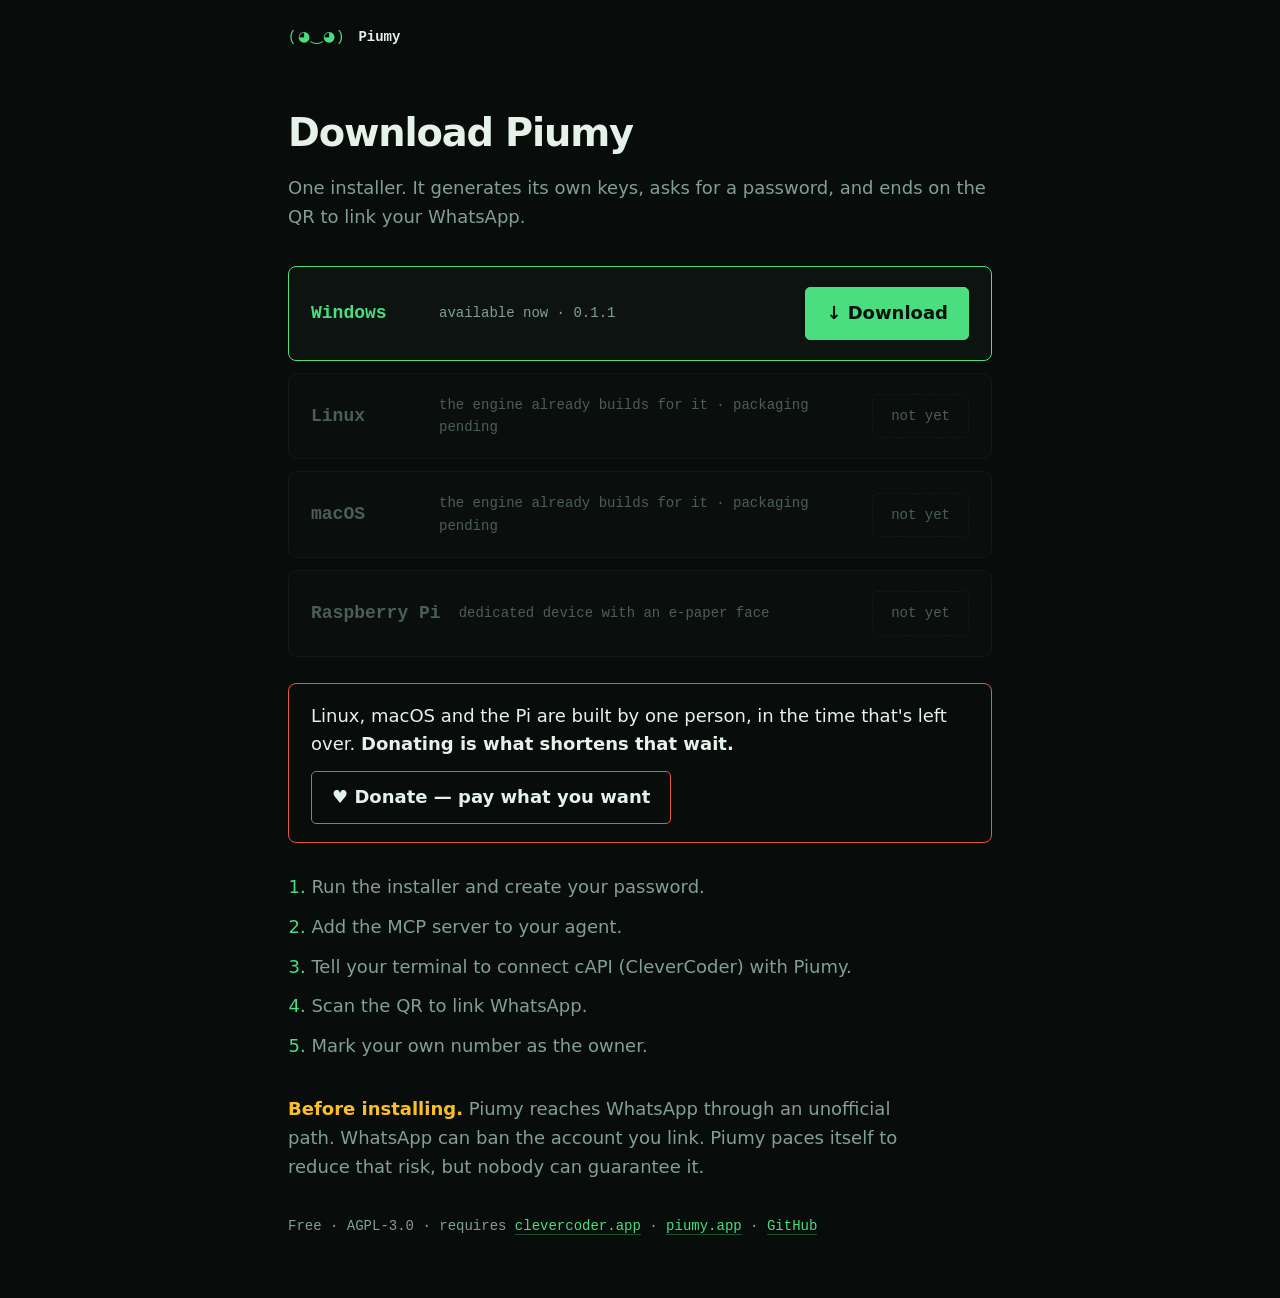
<file: web/download/index.html>
<!doctype html>
<html lang="en">
<head>
<meta charset="utf-8">
<meta name="viewport" content="width=device-width, initial-scale=1">
<title>Download Piumy</title>
<meta name="description" content="Download Piumy. Windows available now; Linux and macOS in the works. Free and open-source.">
<meta name="theme-color" content="#080c0a">
<link rel="icon" href="../img/piumy.ico" sizes="any">
<script>
  (function () {
    var saved = null;
    try { saved = localStorage.getItem('piumy-lang'); } catch (e) {}
    var lang = saved || ((navigator.language || 'en').toLowerCase().indexOf('es') === 0 ? 'es' : 'en');
    document.documentElement.lang = lang;
    document.documentElement.className = 'lang-' + lang;
  })();
</script>
<style>
  :root{
    --bg:#080c0a;--ink:#e4f2ea;--dim:#82a091;--green:#4ade80;--amber:#fbbf24;
    --line:#1a2620;--panel:#0c1310;--orange:#e15b41;
    --sans:ui-sans-serif,system-ui,-apple-system,"Segoe UI Variable Display","Segoe UI",Avenir,"Helvetica Neue",sans-serif;
    --mono:ui-monospace,"SF Mono",SFMono-Regular,"Cascadia Code","Fira Code",Menlo,Consolas,monospace;
  }
  *{box-sizing:border-box}
  body{margin:0;background:var(--bg);color:var(--ink);font-family:var(--sans);font-size:18px;line-height:1.6;-webkit-font-smoothing:antialiased}
  .lang-en .es,.lang-es .en{display:none}
  .wrap{max-width:760px;margin:0 auto;padding:0 28px}
  .top{display:flex;align-items:center;gap:13px;padding:26px 0 0;font-family:var(--mono);font-size:14px}
  .top .logo{color:var(--green);letter-spacing:.08em}
  .top .word{font-weight:700}
  a{color:var(--green);text-decoration:none;border-bottom:1px solid rgba(74,222,128,.32)}
  a:hover{border-bottom-color:var(--green)}
  a:focus-visible{outline:2px solid var(--green);outline-offset:3px}
  h1{font-size:clamp(1.9rem,5vw,2.4rem);font-weight:650;letter-spacing:-0.03em;line-height:1.3;margin:60px 0 0}
  p{margin:16px 0 0;color:var(--dim)}

  .plat{display:grid;gap:12px;margin:34px 0 0}
  .card{
    display:flex;align-items:center;gap:18px;
    border:1px solid var(--line);border-radius:8px;padding:20px 22px;background:var(--panel);
  }
  .card .os{font-family:var(--mono);font-size:18px;font-weight:700;min-width:110px}
  .card .st{color:var(--dim);font-size:14px;font-family:var(--mono);flex:1}
  .card.on{border-color:var(--green)}
  .card.on .os{color:var(--green)}
  .card.off{opacity:.55}
  .card.off .os{color:var(--dim)}
  .get{
    display:inline-block;padding:11px 20px;border-radius:5px;font-weight:650;font-size:18px;
    border:1px solid var(--green);background:var(--green);color:#06120b;white-space:nowrap;
  }
  .get:hover{background:#3fca70;border-color:#3fca70}
  .soon{
    font-family:var(--mono);font-size:14px;color:var(--dim);
    border:1px dashed var(--line);border-radius:5px;padding:10px 18px;white-space:nowrap;
  }
  .push{
    margin:26px 0 0;padding:18px 22px;border:1px solid var(--orange);border-radius:8px;
  }
  .push .btn{
    display:inline-block;margin-top:12px;padding:11px 20px;border-radius:5px;font-weight:650;font-size:18px;
    border:1px solid var(--orange);color:var(--ink);background:none;
  }
  .push .btn:hover{background:rgba(225,91,65,.12)}
  ol{padding-left:1.3em;margin:30px 0 0;color:var(--dim)}
  ol li{margin-bottom:11px}
  ol li::marker{color:var(--green)}
  .note{margin-top:34px;color:var(--dim);max-width:56ch}
  .note strong{color:var(--amber);font-weight:650}
  .meta{font-family:var(--mono);font-size:14px;margin:34px 0 0;padding-bottom:60px}
  @media (max-width:620px){
    .card{flex-wrap:wrap;gap:12px}
    .card .st{flex:1 1 100%}
  }
</style>
</head>
<body>
<div class="wrap">
  <div class="top"><span class="logo">(◕‿◕)</span><span class="word">Piumy</span></div>

  <h1><span class="en">Download Piumy</span><span class="es">Descargar Piumy</span></h1>
  <p>
    <span class="en">One installer. It generates its own keys, asks for a password, and ends on the QR to link your WhatsApp.</span>
    <span class="es">Un instalador. Genera solo sus claves, te pide una contraseña y termina en el QR para vincular tu WhatsApp.</span>
  </p>

  <div class="plat">
    <div class="card on">
      <span class="os">Windows</span>
      <span class="st"><span class="en">available now · 0.1.1</span><span class="es">disponible ahora · 0.1.1</span></span>
      <a class="get" href="https://github.com/clevercat64/Piumy/releases/latest">
        <span class="en">↓ Download</span><span class="es">↓ Descargar</span>
      </a>
    </div>

    <div class="card off">
      <span class="os">Linux</span>
      <span class="st"><span class="en">the engine already builds for it · packaging pending</span><span class="es">el motor ya compila · falta el empaquetado</span></span>
      <span class="soon"><span class="en">not yet</span><span class="es">todavía no</span></span>
    </div>

    <div class="card off">
      <span class="os">macOS</span>
      <span class="st"><span class="en">the engine already builds for it · packaging pending</span><span class="es">el motor ya compila · falta el empaquetado</span></span>
      <span class="soon"><span class="en">not yet</span><span class="es">todavía no</span></span>
    </div>

    <div class="card off">
      <span class="os">Raspberry Pi</span>
      <span class="st"><span class="en">dedicated device with an e-paper face</span><span class="es">aparato dedicado con carita de tinta electrónica</span></span>
      <span class="soon"><span class="en">not yet</span><span class="es">todavía no</span></span>
    </div>
  </div>

  <div class="push">
    <p style="margin:0;color:var(--ink)">
      <span class="en">Linux, macOS and the Pi are built by one person, in the time that's left over. <strong style="color:var(--ink)">Donating is what shortens that wait.</strong></span>
      <span class="es">Linux, macOS y la Pi los construye una sola persona, con el tiempo que le sobra. <strong style="color:var(--ink)">Donar es lo que acorta esa espera.</strong></span>
    </p>
    <a class="btn" href="https://clevercat.lemonsqueezy.com/checkout/buy/3e2ebe37-5116-4e2a-9400-2246c1199c8d">
      <span class="en">♥ Donate — pay what you want</span><span class="es">♥ Donar — paga lo que quieras</span>
    </a>
  </div>

  <ol class="en">
    <li>Run the installer and create your password.</li>
    <li>Add the MCP server to your agent.</li>
    <li>Tell your terminal to connect cAPI (CleverCoder) with Piumy.</li>
    <li>Scan the QR to link WhatsApp.</li>
    <li>Mark your own number as the owner.</li>
  </ol>
  <ol class="es">
    <li>Ejecuta el instalador y crea tu contraseña.</li>
    <li>Agrega el servidor MCP a tu agente.</li>
    <li>Dile a tu terminal que conecte cAPI (CleverCoder) con Piumy.</li>
    <li>Activa el QR para vincular WhatsApp.</li>
    <li>Marca tu propio número como dueño.</li>
  </ol>

  <p class="note">
    <span class="en"><strong>Before installing.</strong> Piumy reaches WhatsApp through an unofficial path. WhatsApp can ban the account you link. Piumy paces itself to reduce that risk, but nobody can guarantee it.</span>
    <span class="es"><strong>Antes de instalar.</strong> Piumy llega a WhatsApp por una vía no oficial. WhatsApp puede bloquear la cuenta que vincules. Piumy se autorregula para reducir el riesgo, pero nadie puede garantizarlo.</span>
  </p>

  <p class="meta">
    <span class="en">Free · AGPL-3.0 · requires <a href="https://clevercoder.app">clevercoder.app</a> · <a href="../">piumy.app</a> · <a href="https://github.com/clevercat64/Piumy">GitHub</a></span>
    <span class="es">Gratis · AGPL-3.0 · requiere <a href="https://clevercoder.app">clevercoder.app</a> · <a href="../">piumy.app</a> · <a href="https://github.com/clevercat64/Piumy">GitHub</a></span>
  </p>
</div>
</body>
</html>
</file>
